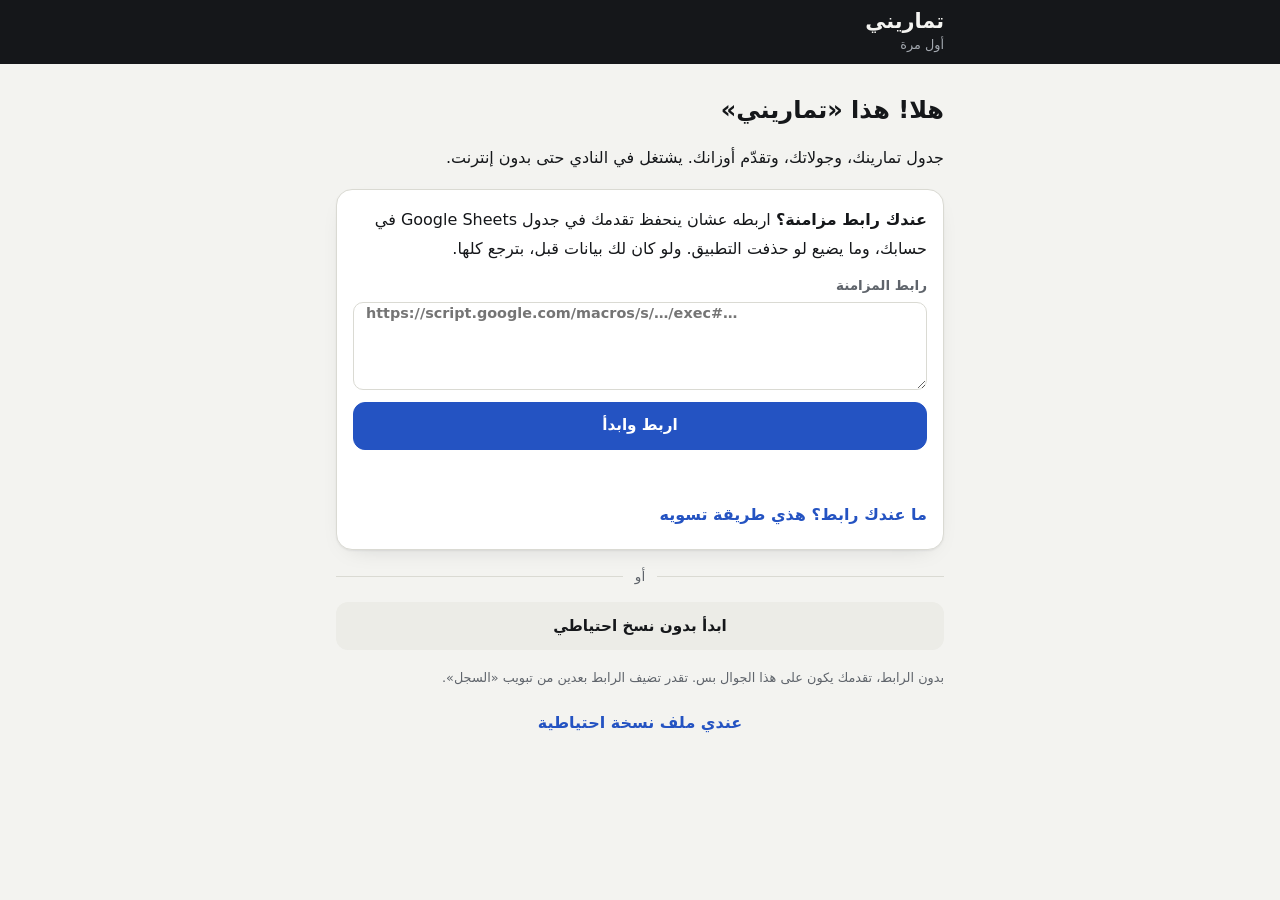
<file: docs/index.html>
<!doctype html>
<html lang="ar" dir="rtl">
<head>
<meta charset="utf-8">
<meta name="viewport" content="width=device-width, initial-scale=1, viewport-fit=cover">
<title>تماريني</title>
<meta name="description" content="جدول تمارين النادي، وتسجيل الجولات، وتقدّم الأوزان. يشتغل بدون إنترنت.">
<meta name="theme-color" content="#15171A">
<meta name="apple-mobile-web-app-capable" content="yes">
<meta name="mobile-web-app-capable" content="yes">
<meta name="apple-mobile-web-app-status-bar-style" content="black-translucent">
<meta name="apple-mobile-web-app-title" content="تماريني">
<meta name="format-detection" content="telephone=no">
<link rel="apple-touch-icon" href="icon-180.png">
<link rel="icon" type="image/png" href="icon-192.png">
<link rel="manifest" href="manifest.webmanifest">
<link rel="stylesheet" href="styles.css">
<script>try{var t=localStorage.getItem('tamarini-theme');if(t)document.documentElement.dataset.theme=t}catch(e){}</script>
</head>
<body>
<header class="band">
  <div class="band-in">
    <button id="back" class="back" type="button" aria-label="رجوع" hidden>
      <svg width="20" height="20" viewBox="0 0 24 24" fill="none" stroke="currentColor" stroke-width="2.2" stroke-linecap="round" stroke-linejoin="round" aria-hidden="true"><path d="M9 6l6 6-6 6"/></svg>
    </button>
    <div class="titles">
      <h1 id="title">تماريني</h1>
      <p id="subtitle"></p>
    </div>
    <button id="syncDot" class="sync-dot" type="button" data-s="off"><i></i><span id="syncDotText">النسخ</span></button>
    <button id="gear" class="gear" type="button" aria-label="الإعدادات"><svg width="20" height="20" viewBox="0 0 24 24" fill="none" stroke="currentColor" stroke-width="2" stroke-linecap="round" stroke-linejoin="round" aria-hidden="true"><path d="M12.22 2h-.44a2 2 0 0 0-2 2v.18a2 2 0 0 1-1 1.73l-.43.25a2 2 0 0 1-2 0l-.15-.08a2 2 0 0 0-2.73.73l-.22.38a2 2 0 0 0 .73 2.73l.15.1a2 2 0 0 1 1 1.72v.51a2 2 0 0 1-1 1.74l-.15.09a2 2 0 0 0-.73 2.73l.22.38a2 2 0 0 0 2.73.73l.15-.08a2 2 0 0 1 2 0l.43.25a2 2 0 0 1 1 1.73V20a2 2 0 0 0 2 2h.44a2 2 0 0 0 2-2v-.18a2 2 0 0 1 1-1.73l.43-.25a2 2 0 0 1 2 0l.15.08a2 2 0 0 0 2.73-.73l.22-.39a2 2 0 0 0-.73-2.73l-.15-.08a2 2 0 0 1-1-1.74v-.5a2 2 0 0 1 1-1.74l.15-.09a2 2 0 0 0 .73-2.73l-.22-.38a2 2 0 0 0-2.73-.73l-.15.08a2 2 0 0 1-2 0l-.43-.25a2 2 0 0 1-1-1.73V4a2 2 0 0 0-2-2z"/><circle cx="12" cy="12" r="3"/></svg></button>
  </div>
</header>

<main id="main" class="main"></main>

<nav id="tabs" class="tabs" aria-label="الأقسام">
  <button type="button" data-tab="today">
    <svg width="24" height="24" viewBox="0 0 24 24" fill="none" stroke="currentColor" stroke-width="2" stroke-linecap="round" stroke-linejoin="round" aria-hidden="true"><path d="M3 10v4M21 10v4M6 7v10M18 7v10M6 12h12"/></svg>
    <span>اليوم</span>
  </button>
  <button type="button" data-tab="plan">
    <svg width="24" height="24" viewBox="0 0 24 24" fill="none" stroke="currentColor" stroke-width="2" stroke-linecap="round" stroke-linejoin="round" aria-hidden="true"><rect x="3.5" y="5" width="17" height="15" rx="2.5"/><path d="M3.5 10h17M8 3v4M16 3v4"/></svg>
    <span>الجدول</span>
  </button>
  <button type="button" data-tab="progress">
    <svg width="24" height="24" viewBox="0 0 24 24" fill="none" stroke="currentColor" stroke-width="2" stroke-linecap="round" stroke-linejoin="round" aria-hidden="true"><path d="M4 19h16M5 15l4-4 3 3 7-7"/><path d="M15 7h4v4"/></svg>
    <span>التقدّم</span>
  </button>
  <button type="button" data-tab="log">
    <svg width="24" height="24" viewBox="0 0 24 24" fill="none" stroke="currentColor" stroke-width="2" stroke-linecap="round" stroke-linejoin="round" aria-hidden="true"><path d="M5 4h11l3 3v13H5z"/><path d="M9 10h6M9 14h6M9 18h3"/></svg>
    <span>السجل</span>
  </button>
</nav>

<div id="toast" class="toast" role="status" hidden></div>
<script src="app.js"></script>
</body>
</html>
</file>
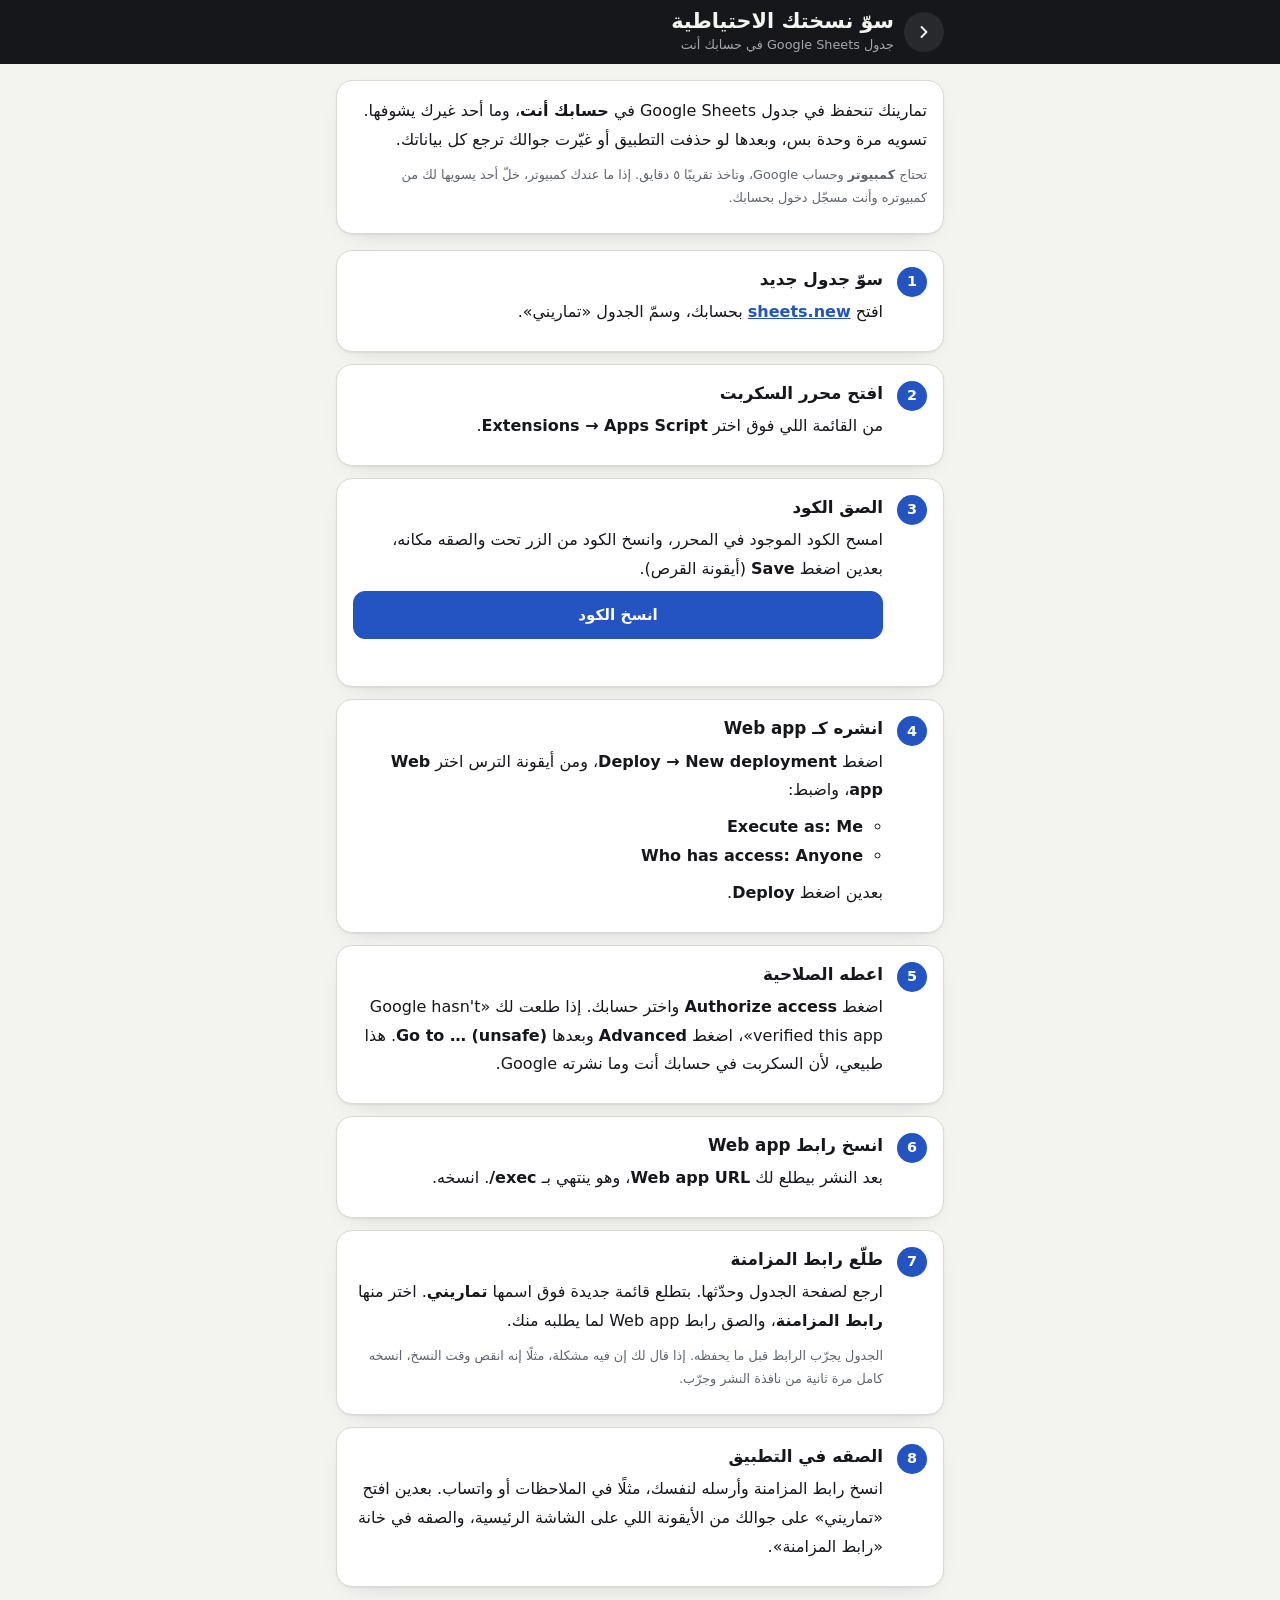
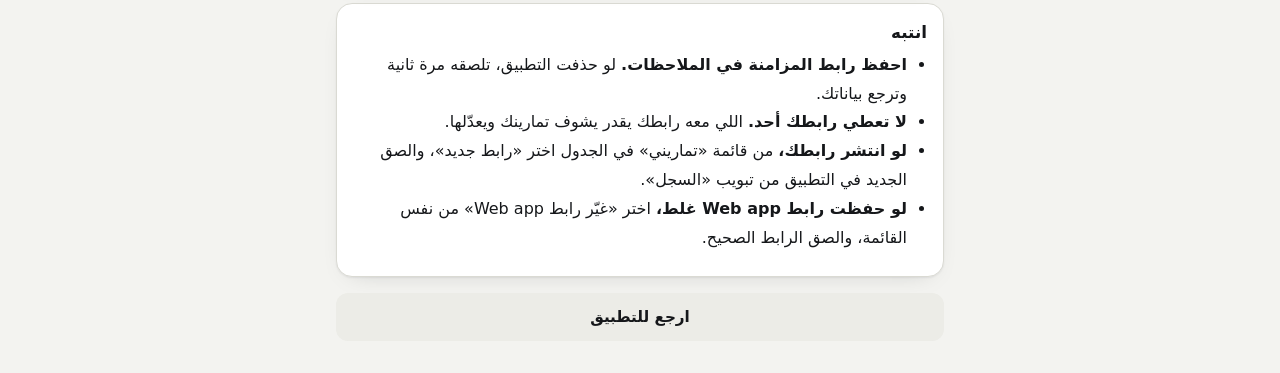
<file: docs/help.html>
<!doctype html>
<html lang="ar" dir="rtl">
<head>
<meta charset="utf-8">
<meta name="viewport" content="width=device-width, initial-scale=1, viewport-fit=cover">
<title>سوّ نسختك الاحتياطية · تماريني</title>
<meta name="theme-color" content="#15171A">
<link rel="icon" type="image/png" href="icon-192.png">
<link rel="stylesheet" href="styles.css">
<script>try{var t=localStorage.getItem('tamarini-theme');if(t)document.documentElement.dataset.theme=t}catch(e){}</script>
</head>
<body>
<header class="band">
  <div class="band-in">
    <a class="back" href="./" aria-label="ارجع للتطبيق">
      <svg width="20" height="20" viewBox="0 0 24 24" fill="none" stroke="currentColor" stroke-width="2.2" stroke-linecap="round" stroke-linejoin="round" aria-hidden="true"><path d="M9 6l6 6-6 6"/></svg>
    </a>
    <div class="titles">
      <h1>سوّ نسختك الاحتياطية</h1>
      <p>جدول Google Sheets في حسابك أنت</p>
    </div>
  </div>
</header>

<main class="main no-tabs">
  <section class="card guide-intro">
    <p>تمارينك تنحفظ في جدول Google Sheets في <b>حسابك أنت</b>، وما أحد غيرك يشوفها. تسويه مرة وحدة بس، وبعدها لو حذفت التطبيق أو غيّرت جوالك ترجع كل بياناتك.</p>
    <p class="fine">تحتاج <b>كمبيوتر</b> وحساب Google، وتاخذ تقريبًا ٥ دقايق. إذا ما عندك كمبيوتر، خلّ أحد يسويها لك من كمبيوتره وأنت مسجّل دخول بحسابك.</p>
  </section>

  <ol class="steps">
    <li class="card">
      <h2>سوّ جدول جديد</h2>
      <p>افتح <a href="https://sheets.new" target="_blank" rel="noopener">sheets.new</a> بحسابك، وسمّ الجدول «تماريني».</p>
    </li>
    <li class="card">
      <h2>افتح محرر السكربت</h2>
      <p>من القائمة اللي فوق اختر <b dir="ltr">Extensions → Apps Script</b>.</p>
    </li>
    <li class="card">
      <h2>الصق الكود</h2>
      <p>امسح الكود الموجود في المحرر، وانسخ الكود من الزر تحت والصقه مكانه، بعدين اضغط <b>Save</b> (أيقونة القرص).</p>
      <button class="btn primary block" type="button" id="copy">انسخ الكود</button>
      <p class="msg" id="copy-msg" role="status"></p>
      <textarea class="field code" id="code" readonly hidden></textarea>
    </li>
    <li class="card">
      <h2>انشره كـ Web app</h2>
      <p>اضغط <b dir="ltr">Deploy → New deployment</b>، ومن أيقونة الترس اختر <b>Web app</b>، واضبط:</p>
      <ul>
        <li><b dir="ltr">Execute as: Me</b></li>
        <li><b dir="ltr">Who has access: Anyone</b></li>
      </ul>
      <p>بعدين اضغط <b>Deploy</b>.</p>
    </li>
    <li class="card">
      <h2>اعطه الصلاحية</h2>
      <p>اضغط <b>Authorize access</b> واختر حسابك. إذا طلعت لك «Google hasn't verified this app»، اضغط <b>Advanced</b> وبعدها <b dir="ltr">Go to … (unsafe)</b>. هذا طبيعي، لأن السكربت في حسابك أنت وما نشرته Google.</p>
    </li>
    <li class="card">
      <h2>انسخ رابط Web app</h2>
      <p>بعد النشر بيطلع لك <b>Web app URL</b>، وهو ينتهي بـ <b dir="ltr">/exec</b>. انسخه.</p>
    </li>
    <li class="card">
      <h2>طلّع رابط المزامنة</h2>
      <p>ارجع لصفحة الجدول وحدّثها. بتطلع قائمة جديدة فوق اسمها <b>تماريني</b>. اختر منها <b>رابط المزامنة</b>، والصق رابط Web app لما يطلبه منك.</p>
      <p class="fine">الجدول يجرّب الرابط قبل ما يحفظه. إذا قال لك إن فيه مشكلة، مثلًا إنه انقص وقت النسخ، انسخه كامل مرة ثانية من نافذة النشر وجرّب.</p>
    </li>
    <li class="card">
      <h2>الصقه في التطبيق</h2>
      <p>انسخ رابط المزامنة وأرسله لنفسك، مثلًا في الملاحظات أو واتساب. بعدين افتح «تماريني» على جوالك من الأيقونة اللي على الشاشة الرئيسية، والصقه في خانة «رابط المزامنة».</p>
    </li>
  </ol>

  <section class="card">
    <h2 class="guide-h">انتبه</h2>
    <ul class="guide-notes">
      <li><b>احفظ رابط المزامنة في الملاحظات.</b> لو حذفت التطبيق، تلصقه مرة ثانية وترجع بياناتك.</li>
      <li><b>لا تعطي رابطك أحد.</b> اللي معه رابطك يقدر يشوف تمارينك ويعدّلها.</li>
      <li><b>لو انتشر رابطك،</b> من قائمة «تماريني» في الجدول اختر «رابط جديد»، والصق الجديد في التطبيق من تبويب «السجل».</li>
      <li><b>لو حفظت رابط Web app غلط،</b> اختر «غيّر رابط Web app» من نفس القائمة، والصق الرابط الصحيح.</li>
    </ul>
  </section>

  <a class="btn quiet block" href="./">ارجع للتطبيق</a>
</main>

<script>
(() => {
  const btn = document.getElementById('copy');
  const msg = document.getElementById('copy-msg');
  const box = document.getElementById('code');
  btn.addEventListener('click', async () => {
    btn.disabled = true;
    msg.className = 'msg';
    msg.textContent = 'يجيب الكود…';
    let code = '';
    try {
      const res = await fetch('Code.gs', { cache: 'no-store' });
      if (!res.ok) throw new Error(String(res.status));
      code = await res.text();
    } catch (e) {
      msg.className = 'msg err';
      msg.textContent = 'ما قدرنا نجيب الكود. تأكد من الإنترنت وجرّب مرة ثانية.';
      btn.disabled = false;
      return;
    }
    try {
      await navigator.clipboard.writeText(code);
      msg.className = 'msg ok';
      msg.textContent = 'نسخنا الكود. الصقه في محرر Apps Script.';
    } catch (e) {
      box.value = code;
      box.hidden = false;
      box.focus();
      box.select();
      msg.className = 'msg';
      msg.textContent = 'ما قدرنا ننسخه لحالنا. الكود محدد تحت، انسخه بنفسك (Ctrl+C).';
    }
    btn.disabled = false;
  });
})();
</script>
</body>
</html>
</file>
<file: docs/styles.css>
/* Layout: an iron band on top, one column of chalk-white cards, a tab bar at the thumb. Weight-plate colors are the only decoration. */
:root {
  --bg: #F3F3F0;
  --surface: #FFFFFF;
  --surface-2: #ECECE7;
  --ink: #15171A;
  --muted: #5F646B;
  --line: #DADAD3;
  --band: #15171A;
  --band-ink: #F4F4F1;
  --band-muted: #A3A8AF;
  --accent: #2453C2;
  --accent-ink: #FFFFFF;
  --accent-soft: #E2E9FA;
  --done: #157A46;
  --done-soft: #DCF0E3;
  --pr: #9A6A00;
  --pr-soft: #FAEDC8;
  --danger: #B3261E;
  --danger-soft: #F9DEDC;
  --warn: #8A5300;
  --warn-soft: #F8EBD3;
  --shadow: 0 1px 2px rgba(21, 23, 26, 0.06), 0 8px 24px -16px rgba(21, 23, 26, 0.25);

  /* IWF plate colors: physical objects, the same in both themes */
  --plate-25: #D22B2B;
  --plate-20: #2453C2;
  --plate-15: #E8B90C;
  --plate-10: #2E8B47;
  --plate-5: #F5F5F2;
  --plate-2: #D22B2B;
  --plate-1: #B9BEC4;

  --font: -apple-system, "SF Arabic", "Segoe UI", "Noto Sans Arabic", Tahoma, system-ui, sans-serif;
  --tabs-h: 64px;
  color-scheme: light;
}
/* Dark follows the phone, unless the settings pick a theme (data-theme on <html>). */
@media (prefers-color-scheme: dark) {
  :root:not([data-theme="light"]) {
    --bg: #0F1012;
    --surface: #18191C;
    --surface-2: #222429;
    --ink: #ECEDEF;
    --muted: #9BA0A8;
    --line: #2B2E34;
    --band: #08090A;
    --band-ink: #F4F4F1;
    --band-muted: #8D939B;
    --accent: #7FA2F6;
    --accent-ink: #0B1430;
    --accent-soft: #1B2644;
    --done: #4FC987;
    --done-soft: #13301F;
    --pr: #EBBC4D;
    --pr-soft: #392C0E;
    --danger: #F2877F;
    --danger-soft: #3C1A18;
    --warn: #E6B266;
    --warn-soft: #3A2C14;
    --shadow: 0 1px 2px rgba(0, 0, 0, 0.4), 0 8px 24px -16px rgba(0, 0, 0, 0.9);
    color-scheme: dark;
  }
}
:root[data-theme="dark"] {
  --bg: #0F1012;
  --surface: #18191C;
  --surface-2: #222429;
  --ink: #ECEDEF;
  --muted: #9BA0A8;
  --line: #2B2E34;
  --band: #08090A;
  --band-ink: #F4F4F1;
  --band-muted: #8D939B;
  --accent: #7FA2F6;
  --accent-ink: #0B1430;
  --accent-soft: #1B2644;
  --done: #4FC987;
  --done-soft: #13301F;
  --pr: #EBBC4D;
  --pr-soft: #392C0E;
  --danger: #F2877F;
  --danger-soft: #3C1A18;
  --warn: #E6B266;
  --warn-soft: #3A2C14;
  --shadow: 0 1px 2px rgba(0, 0, 0, 0.4), 0 8px 24px -16px rgba(0, 0, 0, 0.9);
  color-scheme: dark;
}

* { box-sizing: border-box; }
html { -webkit-text-size-adjust: 100%; }
body {
  margin: 0;
  min-height: 100vh;
  background: var(--bg);
  color: var(--ink);
  font-family: var(--font);
  font-size: 16px;
  line-height: 1.5;
  -webkit-tap-highlight-color: transparent;
}
button, input, select, textarea { font: inherit; color: inherit; }
button { cursor: pointer; touch-action: manipulation; }
:focus-visible { outline: 2px solid var(--accent); outline-offset: 2px; }
[hidden] { display: none !important; }
.num { font-variant-numeric: tabular-nums; }

/* ---------- band ---------- */
.band {
  position: sticky; top: 0; z-index: 20;
  background: var(--band); color: var(--band-ink);
  padding-top: env(safe-area-inset-top, 0px);
}
.band-in {
  display: flex; align-items: center; gap: 10px;
  max-width: 640px; margin: 0 auto; min-height: 64px;
  padding-left: max(16px, env(safe-area-inset-left, 0px));
  padding-right: max(16px, env(safe-area-inset-right, 0px));
  padding-block: 8px;
}
.titles { flex: 1; min-width: 0; }
.band h1 { margin: 0; font-size: 1.3rem; font-weight: 800; line-height: 1.25; }
.band p { margin: 0; font-size: 0.8rem; color: var(--band-muted); white-space: nowrap; overflow: hidden; text-overflow: ellipsis; }
.back {
  width: 40px; height: 40px; display: grid; place-items: center;
  border: 0; border-radius: 50%; background: rgba(255, 255, 255, 0.08); color: var(--band-ink);
}
.sync-dot {
  display: inline-flex; align-items: center; gap: 6px;
  min-height: 32px; padding: 0 10px; border: 0; border-radius: 999px;
  background: rgba(255, 255, 255, 0.08); color: var(--band-ink);
  font-size: 0.75rem; font-weight: 600;
}
.gear {
  width: 40px; height: 40px; flex: none; display: grid; place-items: center;
  border: 0; border-radius: 50%; background: rgba(255, 255, 255, 0.08); color: var(--band-ink);
}
.sync-dot i { width: 8px; height: 8px; border-radius: 50%; background: var(--band-muted); }
.sync-dot[data-s="ok"] i { background: #4FC987; }
.sync-dot[data-s="busy"] i { background: #7FA2F6; animation: pulse 1s ease-in-out infinite; }
.sync-dot[data-s="wait"] i { background: #E6B266; }
.sync-dot[data-s="off"] i, .sync-dot[data-s="err"] i { background: #F2877F; }
@keyframes pulse { 50% { opacity: 0.3; } }

/* ---------- main ---------- */
.main {
  max-width: 640px; margin: 0 auto;
  padding-left: max(16px, env(safe-area-inset-left, 0px));
  padding-right: max(16px, env(safe-area-inset-right, 0px));
  padding-top: 16px;
  padding-bottom: calc(var(--tabs-h) + env(safe-area-inset-bottom, 0px) + 28px);
  display: grid; gap: 16px;
}
.main.no-tabs { padding-bottom: calc(env(safe-area-inset-bottom, 0px) + 32px); }
.card {
  background: var(--surface); border: 1px solid var(--line); border-radius: 16px;
  box-shadow: var(--shadow);
  padding: 16px;
  min-width: 0;
}
.sec-title { display: flex; align-items: baseline; justify-content: space-between; gap: 12px; margin: 8px 2px 0; }
.sec-title h2 { margin: 0; font-size: 1.1rem; font-weight: 800; }
.sec-title span { font-size: 0.85rem; color: var(--muted); }
.sec-title.flush { margin: 0 0 4px; }
.sr { position: absolute; width: 1px; height: 1px; overflow: hidden; clip: rect(0 0 0 0); white-space: nowrap; }
.eyebrow { margin: 0; font-size: 0.8rem; font-weight: 700; color: var(--accent); }
.muted { color: var(--muted); }
.small { font-size: 0.85rem; }
.fine { font-size: 0.8rem; color: var(--muted); margin: 0; line-height: 1.7; }
h2, h3 { text-wrap: balance; }

.banner {
  display: flex; align-items: center; gap: 12px; justify-content: space-between;
  padding: 12px 14px; border-radius: 12px;
  background: var(--warn-soft); color: var(--warn);
  font-size: 0.9rem; line-height: 1.6;
}
.banner button { flex: none; border: 0; background: none; color: inherit; font-weight: 700; text-decoration: underline; padding: 6px 0; }

/* ---------- buttons ---------- */
.btn {
  display: inline-flex; align-items: center; justify-content: center; gap: 8px;
  min-height: 48px; padding: 0 18px;
  border-radius: 12px; border: 1px solid var(--line);
  background: var(--surface); color: var(--ink);
  font-weight: 700; font-size: 0.95rem;
}
.btn.primary { background: var(--accent); border-color: var(--accent); color: var(--accent-ink); }
.btn.block { width: 100%; }
.btn.quiet { border-color: transparent; background: var(--surface-2); }
.btn.danger { color: var(--danger); border-color: transparent; background: transparent; }
.btn.armed { background: var(--danger); border-color: var(--danger); color: #fff; }
.btn:disabled { opacity: 0.45; cursor: default; }
.btn-row { display: flex; gap: 10px; flex-wrap: wrap; }
.btn-row > .btn { flex: 1 1 140px; }
.link { border: 0; background: none; padding: 6px 0; color: var(--accent); font-weight: 700; }
a.link { display: inline-block; text-decoration: none; }
a.btn, a.back { text-decoration: none; }

/* ---------- setup guide (help.html) ---------- */
.guide-intro p { margin: 0 0 8px; line-height: 1.8; }
.steps { list-style: none; margin: 0; padding: 0; display: grid; gap: 12px; counter-reset: step; }
.steps > li { counter-increment: step; position: relative; padding-inline-start: 60px; }
.steps > li::before {
  content: counter(step);
  position: absolute; inset-inline-start: 16px; top: 16px;
  width: 30px; height: 30px; border-radius: 50%;
  display: grid; place-items: center;
  background: var(--accent); color: var(--accent-ink);
  font-weight: 800; font-size: 0.9rem;
}
.steps h2, .guide-h { margin: 0 0 6px; font-size: 1.05rem; font-weight: 800; }
.steps p { margin: 0 0 8px; line-height: 1.8; }
.steps ul, .guide-notes { margin: 0 0 8px; padding-inline-start: 20px; line-height: 1.8; }
.steps a { color: var(--accent); font-weight: 700; }
.code { height: 160px; direction: ltr; text-align: left; font-family: ui-monospace, Menlo, Consolas, monospace; font-size: 0.75rem; font-weight: 400; padding: 8px; }

/* ---------- today ---------- */
.hero h2 { margin: 2px 0 2px; font-size: 1.6rem; font-weight: 800; line-height: 1.3; }
.hero .sub { margin: 0 0 12px; color: var(--muted); font-size: 0.9rem; }
.plan-list { list-style: none; margin: 0 0 16px; padding: 0; display: grid; gap: 6px; }
.plan-list li { display: flex; justify-content: space-between; gap: 12px; font-size: 0.95rem; }
.plan-list li > span:last-child { color: var(--muted); white-space: nowrap; }
.pr-list { margin: 12px 0 0; }
.hero.is-rest { text-align: center; padding-block: 24px; }

.week { display: grid; grid-template-columns: repeat(7, minmax(0, 1fr)); gap: 6px; margin-top: 12px; align-items: start; }
.day { display: grid; justify-items: center; gap: 6px; font-size: 0.75rem; color: var(--muted); }
.day b {
  width: 34px; height: 34px; border-radius: 50%;
  display: grid; place-items: center;
  border: 2px solid var(--line); color: transparent; font-size: 0.85rem;
}
.day.planned b { border-color: var(--muted); }
.day.rest b { border-style: dashed; }
.day.trained b { background: var(--done); border-color: var(--done); color: var(--surface); }
.day.missed b { border-color: var(--danger); color: var(--danger); }
.day.today { color: var(--ink); font-weight: 800; }
.day.today b { box-shadow: 0 0 0 3px var(--accent-soft); }
.week-sum { display: flex; justify-content: space-between; gap: 12px; flex-wrap: wrap; margin-top: 12px; font-size: 0.9rem; }

.choice-list { display: grid; gap: 8px; }
.choice {
  display: flex; justify-content: space-between; align-items: center; gap: 12px;
  width: 100%; min-height: 52px; padding: 10px 14px;
  border: 1px solid var(--line); border-radius: 12px;
  background: var(--surface); text-align: start;
}
.choice span:last-child { color: var(--muted); font-size: 0.85rem; white-space: nowrap; }

.done-today { display: grid; gap: 4px; background: var(--done-soft); border-color: transparent; }
.done-today h3 { margin: 0; color: var(--done); font-size: 1.05rem; }

/* A workout that was missed: amber, above today's own. Each one has its «سوّه اليوم». */
.card.missed { display: grid; gap: 12px; background: var(--warn-soft); border-color: transparent; }
.missed .eyebrow { color: var(--warn); }
.missed-list { list-style: none; margin: 0; padding: 0; display: grid; gap: 10px; }
.missed-list li { display: flex; align-items: center; justify-content: space-between; gap: 12px; }
.missed-list li > div { display: grid; gap: 2px; min-width: 0; }
.missed-list b { font-size: 1.05rem; line-height: 1.4; }
.missed-list span { font-size: 0.8rem; color: var(--warn); }
.missed-list .btn { flex: none; min-height: 44px; padding: 0 14px; }
.missed .btn.quiet { background: var(--surface); }
.missed .fine { color: var(--ink); opacity: 0.8; }
/* «ما أقدر أتمرّن اليوم»: a quiet link under the start button that opens into two choices. */
.cant { margin-top: 8px; text-align: center; }
.cant .link { color: var(--muted); font-size: 0.9rem; }
.cant.open { display: grid; gap: 10px; margin-top: 14px; padding-top: 12px; border-top: 1px solid var(--line); text-align: start; }
/* Under the week's circles when the week was postponed: the days that moved, and the way back. */
.replan { display: grid; gap: 6px; margin-top: 12px; padding-top: 10px; border-top: 1px solid var(--line); }
.replan .plan-list { margin: 0; }
.replan .link, .replan-note .link { padding: 2px 0; font-size: 0.85rem; }
.replan-note { margin-top: 10px; padding-top: 10px; border-top: 1px solid var(--line); }
/* A list whose left side is a name, not a number: it may be long, so it's cut with an ellipsis. */
.plan-list.names li > span:first-child { flex: none; }
.plan-list.names li > span:last-child { min-width: 0; overflow: hidden; text-overflow: ellipsis; }
.replan .plan-list li > span:last-child { min-width: 0; overflow: hidden; text-overflow: ellipsis; }
.plan-list.flush { margin-bottom: 0; }
.share-what h3, .shared-rt h3 { margin: 0 0 2px; font-size: 1.1rem; font-weight: 800; }
.share-what h3 { margin-bottom: 10px; }
.shared-rt .sub { margin: 0 0 10px; color: var(--muted); font-size: 0.85rem; }
.eyebrow + .plan-list { margin-top: 8px; }

/* ---------- workout ---------- */
.wk-top {
  position: sticky; top: calc(env(safe-area-inset-top, 0px) + 64px); z-index: 10;
  margin-inline: calc(-1 * max(16px, env(safe-area-inset-left, 0px)));
  padding: 10px max(16px, env(safe-area-inset-left, 0px)) 12px;
  background: var(--bg);
  border-bottom: 1px solid var(--line);
}
.wk-top-row { display: flex; justify-content: space-between; align-items: baseline; gap: 12px; }
.wk-top h2 { margin: 0; font-size: 1.15rem; font-weight: 800; min-width: 0; }
.wk-count { font-weight: 800; white-space: nowrap; }
.wk-count small { color: var(--muted); font-weight: 600; }
.bar { height: 6px; border-radius: 3px; background: var(--surface-2); margin-top: 8px; overflow: hidden; }
.bar i { display: block; height: 100%; background: var(--done); border-radius: 3px; transition: width 0.25s; }
/* rest timer */
.rest-box { margin-top: 8px; padding: 8px 12px; border-radius: 10px; background: var(--accent-soft); }
.rest-row { display: flex; align-items: center; gap: 12px; }
.rest-row span { flex: 1; font-size: 0.85rem; font-weight: 700; color: var(--accent); }
.rest-row b { font-size: 1.35rem; font-weight: 800; font-variant-numeric: tabular-nums; color: var(--accent); }
.rest-row .link { padding: 4px 0; font-size: 0.85rem; }
.rest-bar { height: 4px; margin-top: 6px; background: var(--surface); }
.rest-bar i { background: var(--accent); transition: width 0.25s linear; }
.rest-box.over { background: var(--done-soft); }
.rest-box.over span, .rest-box.over b { color: var(--done); }
.coach { margin: 8px 0 0; font-size: 0.95rem; font-weight: 700; line-height: 1.5; color: var(--accent); }

.ex-card { display: grid; gap: 10px; }
.ex-head { display: flex; justify-content: space-between; align-items: flex-start; gap: 10px; }
.ex-head h3 { margin: 0; font-size: 1.1rem; font-weight: 800; }
.ex-head .tag { font-size: 0.75rem; color: var(--muted); }
.ex-head .count { font-size: 0.85rem; font-weight: 700; white-space: nowrap; }
.ex-card.complete .ex-head .count { color: var(--done); }
.last { margin: 0; font-size: 0.85rem; color: var(--muted); }
/* The note from last time, and the box for this time's. Notes are mostly Arabic; each line takes its own direction. */
.ex-note { margin: 0; padding: 8px 10px; border-radius: 10px; background: var(--accent-soft); font-size: 0.85rem; line-height: 1.6; unicode-bidi: plaintext; white-space: pre-line; }
.ex-note b { color: var(--accent); }
.note-box { display: grid; gap: 4px; font-size: 0.75rem; font-weight: 700; color: var(--muted); }
textarea.field.note-field { min-height: 64px; direction: rtl; text-align: start; unicode-bidi: plaintext; word-break: normal; font-weight: 500; color: var(--ink); }

.sets { display: grid; gap: 6px; }
.set-row {
  display: grid; grid-template-columns: 22px minmax(0, 1.2fr) minmax(0, 1fr) 44px; align-items: center; gap: 6px;
  padding: 4px; border-radius: 12px;
}
.set-head { font-size: 0.72rem; color: var(--muted); padding-block: 0; }
.set-head span:nth-child(2), .set-head span:nth-child(3) { text-align: center; }
/* The set number opens the set's panel: a tall, narrow tap target. Warm-up, drop and failure sets show a letter. */
.set-row .n { height: 44px; padding: 0; border: 0; border-radius: 8px; background: none; text-align: center; font-weight: 800; color: var(--muted); font-size: 0.9rem; }
.set-row .n[aria-expanded="true"] { background: var(--surface-2); color: var(--ink); }
.set-row .n.t-w { color: var(--accent); }
.set-row .n.t-d { color: var(--pr); }
.set-row .n.t-f { color: var(--danger); }
.set-row.done { background: var(--done-soft); }
.set-row.done .n:not([class*="t-"]) { color: var(--done); }
.set-panel { display: grid; gap: 8px; margin: -2px 4px 4px; padding: 10px; border-radius: 12px; background: var(--surface-2); }
.set-panel .seg { background: var(--surface); }
.set-panel .seg button[aria-pressed="true"] { background: var(--accent); color: var(--accent-ink); }
.set-panel .effort { display: grid; gap: 6px; font-size: 0.75rem; font-weight: 700; color: var(--muted); }
.chips { display: grid; grid-auto-flow: column; grid-auto-columns: minmax(0, 1fr); gap: 6px; direction: ltr; }
.chips button { min-height: 40px; border: 1px solid var(--line); border-radius: 10px; background: var(--surface); font-weight: 800; font-variant-numeric: tabular-nums; }
.chips button[aria-pressed="true"] { background: var(--accent); border-color: var(--accent); color: var(--accent-ink); }
.set-panel .fine { font-size: 0.72rem; }
.set-hint { padding: 8px 10px; border-radius: 10px; background: var(--surface-2); }
/* Count and rest on the left of the exercise's title. */
.ex-side { display: grid; justify-items: end; gap: 4px; }
.rest-pick { border: 0; background: var(--surface-2); color: var(--ink); border-radius: 999px; padding: 4px 10px; font-size: 0.78rem; font-weight: 700; font-variant-numeric: tabular-nums; direction: ltr; }
/* The next-weight line: a plain hint, amber when it's time for a lighter week. */
.suggest { margin: 0; padding: 8px 10px; border-radius: 10px; background: var(--done-soft); color: var(--ink); font-size: 0.85rem; line-height: 1.6; }
.suggest .link { font-size: 0.85rem; font-weight: 800; padding: 0 4px; }
.suggest .ok { color: var(--done); font-weight: 800; }
.suggest.deload { background: var(--pr-soft); }
.wu { color: var(--muted); opacity: 0.8; }
sub.st { font-size: 0.7em; font-weight: 800; color: var(--pr); margin-inline-start: 1px; }
.stepper { display: grid; grid-template-columns: 32px minmax(0, 1fr) 32px; align-items: center; gap: 3px; }
.stepper button {
  height: 44px; border: 0; border-radius: 10px;
  touch-action: manipulation; -webkit-user-select: none; user-select: none; -webkit-touch-callout: none;
  background: var(--surface-2); font-size: 1.25rem; font-weight: 700; line-height: 1;
}
.field {
  width: 100%; min-width: 0; height: 44px;
  border: 1px solid var(--line); border-radius: 10px;
  background: var(--surface); text-align: center;
  font-size: 1.05rem; font-weight: 700; font-variant-numeric: tabular-nums;
  padding: 0 4px;
}
.set-row.done .field { border-color: transparent; background: transparent; }
.stepper .field { padding: 0 2px; }
/* Two steppers in one row: on iPhone SE/mini widths, give the fields the card's spare padding. */
@media (max-width: 389px) {
  .ex-card { padding: 12px; }
  .set-row { gap: 4px; }
}
.field.bw::placeholder { font-size: 0.72rem; font-weight: 600; }
.check {
  width: 44px; height: 44px; border-radius: 10px;
  border: 2px solid var(--line); background: var(--surface); color: var(--muted);
  display: grid; place-items: center;
}
.check[aria-pressed="true"] { background: var(--done); border-color: var(--done); color: var(--surface); }

.plates:empty { display: none; }
.plates { display: flex; flex-wrap: wrap; align-items: center; gap: 6px; margin: 0; font-size: 0.8rem; color: var(--muted); }
.plate {
  display: inline-flex; align-items: center; gap: 4px;
  padding: 2px 8px 2px 6px; border-radius: 999px; background: var(--surface-2); color: var(--ink);
  font-weight: 700; font-variant-numeric: tabular-nums;
}
.plate i { width: 10px; height: 10px; border-radius: 50%; border: 1px solid rgba(0, 0, 0, 0.25); }
.card-actions { display: flex; flex-wrap: wrap; gap: 4px 16px; }
.card-actions .link { font-size: 0.9rem; }
.card-actions .link.del { color: var(--muted); }
.card-actions .link.armed { color: var(--danger); }

.summary { display: grid; grid-template-columns: repeat(3, minmax(0, 1fr)); gap: 8px; text-align: center; }
.summary div { background: var(--surface-2); border-radius: 12px; padding: 10px 6px; }
.summary b { display: block; font-size: 1.25rem; font-variant-numeric: tabular-nums; }
.summary span { font-size: 0.75rem; color: var(--muted); }
.pr-chip {
  display: inline-flex; align-items: center; gap: 4px;
  padding: 2px 8px; border-radius: 999px;
  background: var(--pr-soft); color: var(--pr); font-size: 0.75rem; font-weight: 800;
}

/* ---------- plan ---------- */
.week-plan { list-style: none; margin: 0; padding: 0; display: grid; }
.week-plan li { display: grid; grid-template-columns: 84px minmax(0, 1fr); align-items: center; gap: 12px; padding: 8px 0; }
.week-plan li + li { border-top: 1px solid var(--line); }
.week-plan li.today .dname { color: var(--accent); }
.dname { font-weight: 800; }
select.field { text-align: start; text-align-last: start; font-weight: 600; font-size: 1rem; padding: 0 12px; appearance: auto; }
.routine-card { display: grid; gap: 4px; width: 100%; text-align: start; border: 1px solid var(--line); }
.routine-card h3 { margin: 0; font-size: 1.05rem; }
.routine-card p { margin: 0; font-size: 0.85rem; color: var(--muted); }
.lib-group + .lib-group { border-top: 1px solid var(--line); }
.lib-group summary { list-style: none; display: flex; justify-content: space-between; align-items: center; min-height: 48px; cursor: pointer; }
.lib-group summary::-webkit-details-marker { display: none; }
.lib-group summary::after { content: "+"; font-size: 1.3rem; font-weight: 700; color: var(--muted); }
.lib-group[open] summary::after { content: "−"; }
.lib-group h3 { margin: 0; font-size: 0.95rem; }
.lib-group ul { padding-bottom: 8px !important; }
.lib-group ul { list-style: none; margin: 0; padding: 0; }
.lib-group li { display: flex; justify-content: space-between; align-items: center; gap: 12px; min-height: 44px; border-top: 1px solid var(--line); }
.lib-group li:first-child { border-top: 0; }
.bar-tag { font-size: 0.7rem; color: var(--muted); border: 1px solid var(--line); border-radius: 6px; padding: 0 6px; margin-inline-start: 6px; }

.form { display: grid; gap: 12px; }
.form label { display: grid; gap: 6px; font-size: 0.85rem; font-weight: 700; color: var(--muted); }
.form .field { text-align: start; padding: 0 12px; font-weight: 600; }
textarea.field { height: auto; min-height: 88px; padding: 10px 12px; font-size: 0.9rem; direction: ltr; text-align: left; line-height: 1.5; word-break: break-all; }
.check-line { display: flex !important; align-items: center; gap: 10px; color: var(--ink) !important; font-weight: 600 !important; }
.check-line input { width: 22px; height: 22px; accent-color: var(--accent); }

.rt-items { list-style: none; margin: 0; padding: 0; display: grid; gap: 10px; }
.rt-item { display: grid; gap: 10px; }
.rt-item-head { display: flex; justify-content: space-between; align-items: center; gap: 8px; }
.rt-item-head h3 { margin: 0; font-size: 1rem; }
.rt-tools { display: flex; gap: 4px; }
.icon-btn {
  width: 40px; height: 40px; display: grid; place-items: center;
  border: 0; border-radius: 10px; background: var(--surface-2); color: var(--ink);
}
.icon-btn:disabled { opacity: 0.35; }
.icon-btn.armed { background: var(--danger); color: #fff; }
.rt-fields { display: grid; grid-template-columns: 1.3fr 1fr 1fr; gap: 8px; }
.rt-fields .rt-rest { grid-column: 1 / -1; }
.rt-fields select.field { text-align: start; padding: 0 10px; font-size: 0.95rem; font-weight: 600; }
.rt-fields label { display: grid; gap: 4px; font-size: 0.75rem; color: var(--muted); font-weight: 700; }

/* ---------- picker ---------- */
.pick-list { display: grid; gap: 4px; }
.pick-group h3 { margin: 14px 2px 6px; font-size: 0.85rem; color: var(--muted); }
.pick {
  display: flex; justify-content: space-between; align-items: center; gap: 12px;
  width: 100%; min-height: 50px; padding: 0 14px;
  border: 1px solid var(--line); border-radius: 12px; background: var(--surface); text-align: start;
  font-weight: 600;
}
.pick + .pick { margin-top: 6px; }

/* ---------- progress ---------- */
.stats { display: grid; grid-template-columns: repeat(2, minmax(0, 1fr)); gap: 8px; }
.stat { background: var(--surface-2); border-radius: 12px; padding: 10px 12px; }
.stat span { display: block; font-size: 0.75rem; color: var(--muted); font-weight: 700; }
.stat b { font-size: 1.35rem; font-variant-numeric: tabular-nums; }
.stat b small { font-size: 0.8rem; color: var(--muted); font-weight: 600; }
.stat .up { color: var(--done); }
.chart { width: 100%; height: auto; display: block; margin-top: 8px; direction: ltr; }
.chart text { font-family: var(--font); font-size: 10px; fill: var(--muted); }
.chart .grid { stroke: var(--line); stroke-width: 1; }
.chart .l1 { fill: none; stroke: var(--accent); stroke-width: 2.25; stroke-linejoin: round; stroke-linecap: round; }
.chart .l2 { fill: none; stroke: var(--muted); stroke-width: 1.5; stroke-dasharray: 4 4; }
.chart .area { fill: var(--accent); opacity: 0.08; }
.chart .pt { fill: var(--surface); stroke: var(--accent); stroke-width: 2; }
.chart .pt.pr { fill: var(--pr); stroke: var(--pr); }
.chart .end { font-size: 11px; font-weight: 800; fill: var(--ink); }
.legend { display: flex; flex-wrap: wrap; gap: 6px 16px; font-size: 0.75rem; color: var(--muted); margin-top: 6px; }
.legend i { display: inline-block; width: 16px; height: 0; border-top: 2.25px solid var(--accent); vertical-align: middle; margin-inline-end: 6px; }
.legend i.d { border-top: 1.5px dashed var(--muted); }
.legend i.p { width: 9px; height: 9px; border: 0; border-radius: 50%; background: var(--pr); }
.seg { display: inline-flex; background: var(--surface-2); border-radius: 10px; padding: 3px; gap: 2px; }
.seg button { border: 0; background: none; border-radius: 8px; min-height: 34px; padding: 0 12px; font-size: 0.85rem; font-weight: 700; color: var(--muted); }
.seg button[aria-pressed="true"] { background: var(--surface); color: var(--ink); box-shadow: var(--shadow); }
.bars, .bars-x { direction: ltr; }
.bars { display: grid; grid-template-columns: repeat(8, minmax(0, 1fr)); gap: 6px; align-items: end; height: 120px; margin-top: 12px; position: relative; }
.bars .col { display: grid; align-items: end; height: 100%; position: relative; }
.bars .col i { display: block; border-radius: 6px 6px 2px 2px; background: var(--accent); min-height: 3px; }
.bars .col.cur i { background: var(--done); }
.bars .col b { position: absolute; inset-inline: 0; text-align: center; font-size: 0.75rem; font-weight: 800; font-variant-numeric: tabular-nums; }
.bars .target { position: absolute; inset-inline: 0; border-top: 1.5px dashed var(--muted); }
.bars-x { display: grid; grid-template-columns: repeat(8, minmax(0, 1fr)); gap: 6px; margin-top: 6px; font-size: 0.68rem; color: var(--muted); text-align: center; }
/* Weekly volume: 12 thinner columns, tonnes on top, a date under every third week. */
.bars.w12, .bars-x.w12 { grid-template-columns: repeat(12, minmax(0, 1fr)); gap: 4px; }
.bars.w12 .col b { font-size: 0.62rem; }
.bars-x.w12 span { white-space: nowrap; overflow: visible; }
/* «هالأسبوع» is wider than its column: it starts at the right edge and runs left, inside the card. */
.bars-x.w12 span:last-child { direction: rtl; text-align: start; }
.streak { margin-top: 8px; font-weight: 700; color: var(--ink); }

/* ---------- muscles map ---------- */
.muscles { display: grid; gap: 10px; }
.map-wrap { display: grid; gap: 4px; }
.body-map { width: 100%; max-width: 360px; height: auto; justify-self: center; }
.body-map .m-base { fill: var(--surface-2); stroke: var(--line); stroke-width: 1; }
.body-map .m-ready { fill: var(--done); fill-opacity: 0.35; }
.body-map .m-mid { fill: var(--pr); fill-opacity: 0.7; }
.body-map .m-tired { fill: var(--danger); fill-opacity: 0.8; }
.map-x { display: grid; grid-template-columns: 1fr 1fr; direction: ltr; text-align: center; max-width: 360px; width: 100%; justify-self: center; font-size: 0.75rem; font-weight: 700; color: var(--muted); }
.ms-line { margin: 0; font-size: 0.85rem; line-height: 1.7; }
.ms-line .ms-tired { color: var(--danger); font-weight: 700; }
.ms-line .ms-mid { color: var(--pr); font-weight: 700; }
.ms-line .ms-ready { color: var(--done); font-weight: 700; }
.legend i.sw { width: 12px; height: 12px; border: 0; border-radius: 3px; }
.legend i.sw.m-ready { background: var(--done); opacity: 0.45; }
.legend i.sw.m-mid { background: var(--pr); opacity: 0.8; }
.legend i.sw.m-tired { background: var(--danger); opacity: 0.85; }

/* ---------- records and badges ---------- */
.rec-list li { align-items: center; }
.rec-list .link { text-align: start; font-size: 0.9rem; padding: 0; }
.badges { list-style: none; margin: 0; padding: 0; display: grid; grid-template-columns: repeat(3, minmax(0, 1fr)); gap: 8px; }
.badges li { display: grid; justify-items: center; align-content: start; gap: 2px; padding: 10px 6px; border-radius: 12px; background: var(--surface-2); text-align: center; }
.badges .b-icon { font-size: 1.7rem; line-height: 1.2; filter: grayscale(1); opacity: 0.35; }
.badges b { font-size: 0.78rem; line-height: 1.3; color: var(--muted); }
.badges small { font-size: 0.68rem; line-height: 1.4; color: var(--muted); }
.badges li.on { background: var(--pr-soft); }
.badges li.on .b-icon { filter: none; opacity: 1; }
.badges li.on b { color: var(--ink); }
.badges li.on small { color: var(--pr); font-weight: 700; }
.badge-list .pr-chip { background: var(--done-soft); color: var(--done); }
.hist { list-style: none; margin: 0; padding: 0; }
.hist li { display: flex; justify-content: space-between; gap: 12px; padding: 10px 0; border-top: 1px solid var(--line); font-size: 0.9rem; }
.hist li.has-note { display: grid; grid-template-columns: auto minmax(0, 1fr); row-gap: 4px; }
.hist-note { grid-column: 1 / -1; margin: 0; font-size: 0.8rem; color: var(--muted); unicode-bidi: plaintext; white-space: pre-line; }
.hist li:first-child { border-top: 0; }
.hist .sets-txt { color: var(--muted); font-size: 0.8rem; font-variant-numeric: tabular-nums; text-align: end; }

/* ---------- body weight ---------- */
.body-card { display: grid; gap: 12px; }
.stat > small { display: block; font-size: 0.72rem; }
.body-card .seg { justify-self: start; }
.body-card .chart { margin-top: 0; }
.body-card .legend { margin-top: -6px; }
.body-entry { display: grid; grid-template-columns: minmax(0, 1.2fr) minmax(0, 1fr) auto; gap: 8px; align-items: end; }
.body-entry label, .profile-form label { display: grid; gap: 4px; font-size: 0.75rem; font-weight: 700; color: var(--muted); }
.body-entry .btn, .weigh-row .btn { min-height: 44px; padding: 0 16px; }
input[type="date"].field { display: block; font-size: 0.95rem; padding: 0 6px; -webkit-appearance: none; appearance: none; }
input[type="date"].field::-webkit-date-and-time-value { text-align: center; }
/* A table: the measure's name, then one wide field or a right and a left one under «يمين» and «يسار». */
.measures { display: grid; grid-template-columns: auto minmax(0, 1fr) minmax(0, 1fr); gap: 8px 10px; align-items: center; }
.measures .m-name { font-size: 0.85rem; font-weight: 700; white-space: nowrap; }
.measures .m-side { margin: 4px 0 -4px; text-align: center; font-size: 0.75rem; font-weight: 700; color: var(--muted); }
.measures .field { text-align: center; }
.measures .field.wide { grid-column: span 2; }
.profile-form .two { display: grid; grid-template-columns: repeat(2, minmax(0, 1fr)); gap: 8px; }
.profile-form .field { text-align: center; }
.weigh { display: grid; gap: 8px; }
.weigh-row { display: grid; grid-template-columns: minmax(0, 1fr) auto; gap: 8px; }
.bmi { display: grid; gap: 6px; padding: 10px 12px; border-radius: 12px; background: var(--surface-2); }
.bmi-top { display: flex; justify-content: space-between; align-items: baseline; gap: 8px; font-size: 0.85rem; }
.bmi-top span { color: var(--muted); font-weight: 700; }
/* Low to high, left to right like the charts: نحيف، طبيعي، زايد، سمنة from 15 to 35. */
.bmi-bar { position: relative; display: grid; grid-template-columns: 17.5fr 32.5fr 25fr 25fr; height: 8px; margin-top: 4px; direction: ltr; }
.bmi-bar i { opacity: 0.55; }
.bmi-bar i + i { border-left: 2px solid var(--surface-2); }
.bmi-bar .u { background: var(--accent); border-radius: 4px 0 0 4px; }
.bmi-bar .n { background: var(--done); }
.bmi-bar .o { background: var(--pr); }
.bmi-bar .ob { background: var(--danger); border-radius: 0 4px 4px 0; }
.bmi-bar b { position: absolute; top: -4px; width: 4px; height: 16px; margin-left: -2px; border-radius: 2px; background: var(--ink); box-shadow: 0 0 0 2px var(--surface-2); }
.bmi-x { position: relative; height: 14px; direction: ltr; font-size: 0.7rem; color: var(--muted); font-variant-numeric: tabular-nums; }
.bmi-x span { position: absolute; top: 0; transform: translateX(-50%); }
.chart .goal { stroke: var(--done); stroke-width: 1.5; stroke-dasharray: 2 3; }
.chart .goal-t { fill: var(--done); font-weight: 700; }
.legend i.g { border-top: 1.5px dotted var(--done); }
/* The left side beside the right: its own color and a dash, so the two lines tell apart without color too. */
.chart .l1.b { stroke: var(--pr); stroke-dasharray: 6 3; }
.chart .pt.b { stroke: var(--pr); }
.legend i.b { border-top: 2.25px dashed var(--pr); }
.body-hist li { display: grid; grid-template-columns: auto minmax(0, 1fr) auto; align-items: center; gap: 10px; padding: 4px 0; }
.body-hist .link { white-space: nowrap; font-size: 0.85rem; }
.body-hist .link.del { color: var(--muted); }
.body-hist .link.armed { color: var(--danger); }

/* ---------- log ---------- */
.sync-card { display: grid; gap: 12px; }
.sync-state { display: flex; align-items: center; gap: 10px; font-weight: 700; }
.sync-state i { width: 10px; height: 10px; border-radius: 50%; background: var(--muted); flex: none; }
.sync-state[data-s="ok"] i { background: var(--done); }
.sync-state[data-s="busy"] i { background: var(--accent); }
.sync-state[data-s="wait"] i { background: var(--warn); }
.sync-state[data-s="off"] i, .sync-state[data-s="err"] i { background: var(--danger); }
.month-h { margin: 10px 2px 0; font-size: 0.85rem; font-weight: 800; color: var(--muted); }
.sess { display: flex; justify-content: space-between; align-items: center; gap: 12px; width: 100%; text-align: start; padding: 12px 14px; border-radius: 12px; border: 1px solid var(--line); background: var(--surface); }
.sess + .sess { margin-top: 6px; }
.sess h3 { margin: 0; font-size: 0.98rem; }
.sess p { margin: 0; font-size: 0.8rem; color: var(--muted); }
.sess .when { text-align: end; font-size: 0.8rem; color: var(--muted); white-space: nowrap; }
.empty { text-align: center; color: var(--muted); padding: 20px 8px; line-height: 1.8; }

/* ---------- settings ---------- */
.settings { display: grid; gap: 14px; }
.set-h { margin: 0; font-size: 0.85rem; font-weight: 800; color: var(--muted); }
.set-line { display: grid; gap: 8px; }
.set-line b, .switch-line b { display: block; font-size: 0.98rem; }
.set-line small, .switch-line small { display: block; font-size: 0.8rem; color: var(--muted); line-height: 1.6; }
.seg.full { display: grid; grid-auto-flow: column; grid-auto-columns: minmax(0, 1fr); width: 100%; }
.seg.full button { padding: 0 4px; font-variant-numeric: tabular-nums; }
.switch-line { display: flex; align-items: center; justify-content: space-between; gap: 14px; cursor: pointer; }
.switch-line:has(.switch:disabled) { opacity: 0.5; cursor: default; }
.switch {
  appearance: none; -webkit-appearance: none; flex: none; margin: 0;
  width: 50px; height: 30px; border-radius: 999px; background: var(--line); position: relative; cursor: pointer;
  transition: background 0.15s;
}
.switch::after {
  content: ""; position: absolute; top: 3px; inset-inline-start: 3px;
  width: 24px; height: 24px; border-radius: 50%; background: #fff; box-shadow: 0 1px 3px rgba(0, 0, 0, 0.3);
  transition: inset-inline-start 0.15s;
}
.switch:checked { background: var(--done); }
.switch:checked::after { inset-inline-start: 23px; }
.switch:focus-visible { outline: 2px solid var(--accent); outline-offset: 2px; }

/* ---------- setup ---------- */
.setup { display: grid; gap: 16px; padding-top: 12px; }
.setup h2 { margin: 0; font-size: 1.5rem; font-weight: 800; }
.setup p { margin: 0; line-height: 1.8; }
.msg { min-height: 1.6em; font-weight: 700; font-size: 0.9rem; }
.msg.err { color: var(--danger); }
.msg.ok { color: var(--done); }
.or { display: flex; align-items: center; gap: 12px; color: var(--muted); font-size: 0.85rem; }
.or::before, .or::after { content: ""; flex: 1; border-top: 1px solid var(--line); }

/* ---------- tabs ---------- */
.tabs {
  position: fixed; inset: auto 0 0; z-index: 30;
  display: grid; grid-template-columns: repeat(4, minmax(0, 1fr));
  background: var(--surface); border-top: 1px solid var(--line);
  padding-bottom: env(safe-area-inset-bottom, 0px);
  padding-left: env(safe-area-inset-left, 0px);
  padding-right: env(safe-area-inset-right, 0px);
}
.tabs button {
  display: grid; justify-items: center; align-content: center; gap: 2px;
  height: var(--tabs-h); border: 0; background: none; color: var(--muted);
  font-size: 0.72rem; font-weight: 700;
}
.tabs button[aria-current="page"] { color: var(--accent); }

.toast {
  position: fixed; z-index: 40;
  left: 50%; transform: translateX(-50%);
  bottom: calc(var(--tabs-h) + env(safe-area-inset-bottom, 0px) + 14px);
  max-width: min(92vw, 420px);
  padding: 10px 16px; border-radius: 12px;
  background: var(--band); color: var(--band-ink);
  font-size: 0.9rem; font-weight: 600; text-align: center;
  box-shadow: var(--shadow);
}

@media (prefers-reduced-motion: reduce) {
  .bar i, .rest-bar i, .switch, .switch::after { transition: none; }
  .sync-dot[data-s="busy"] i { animation: none; }
}
</file>
